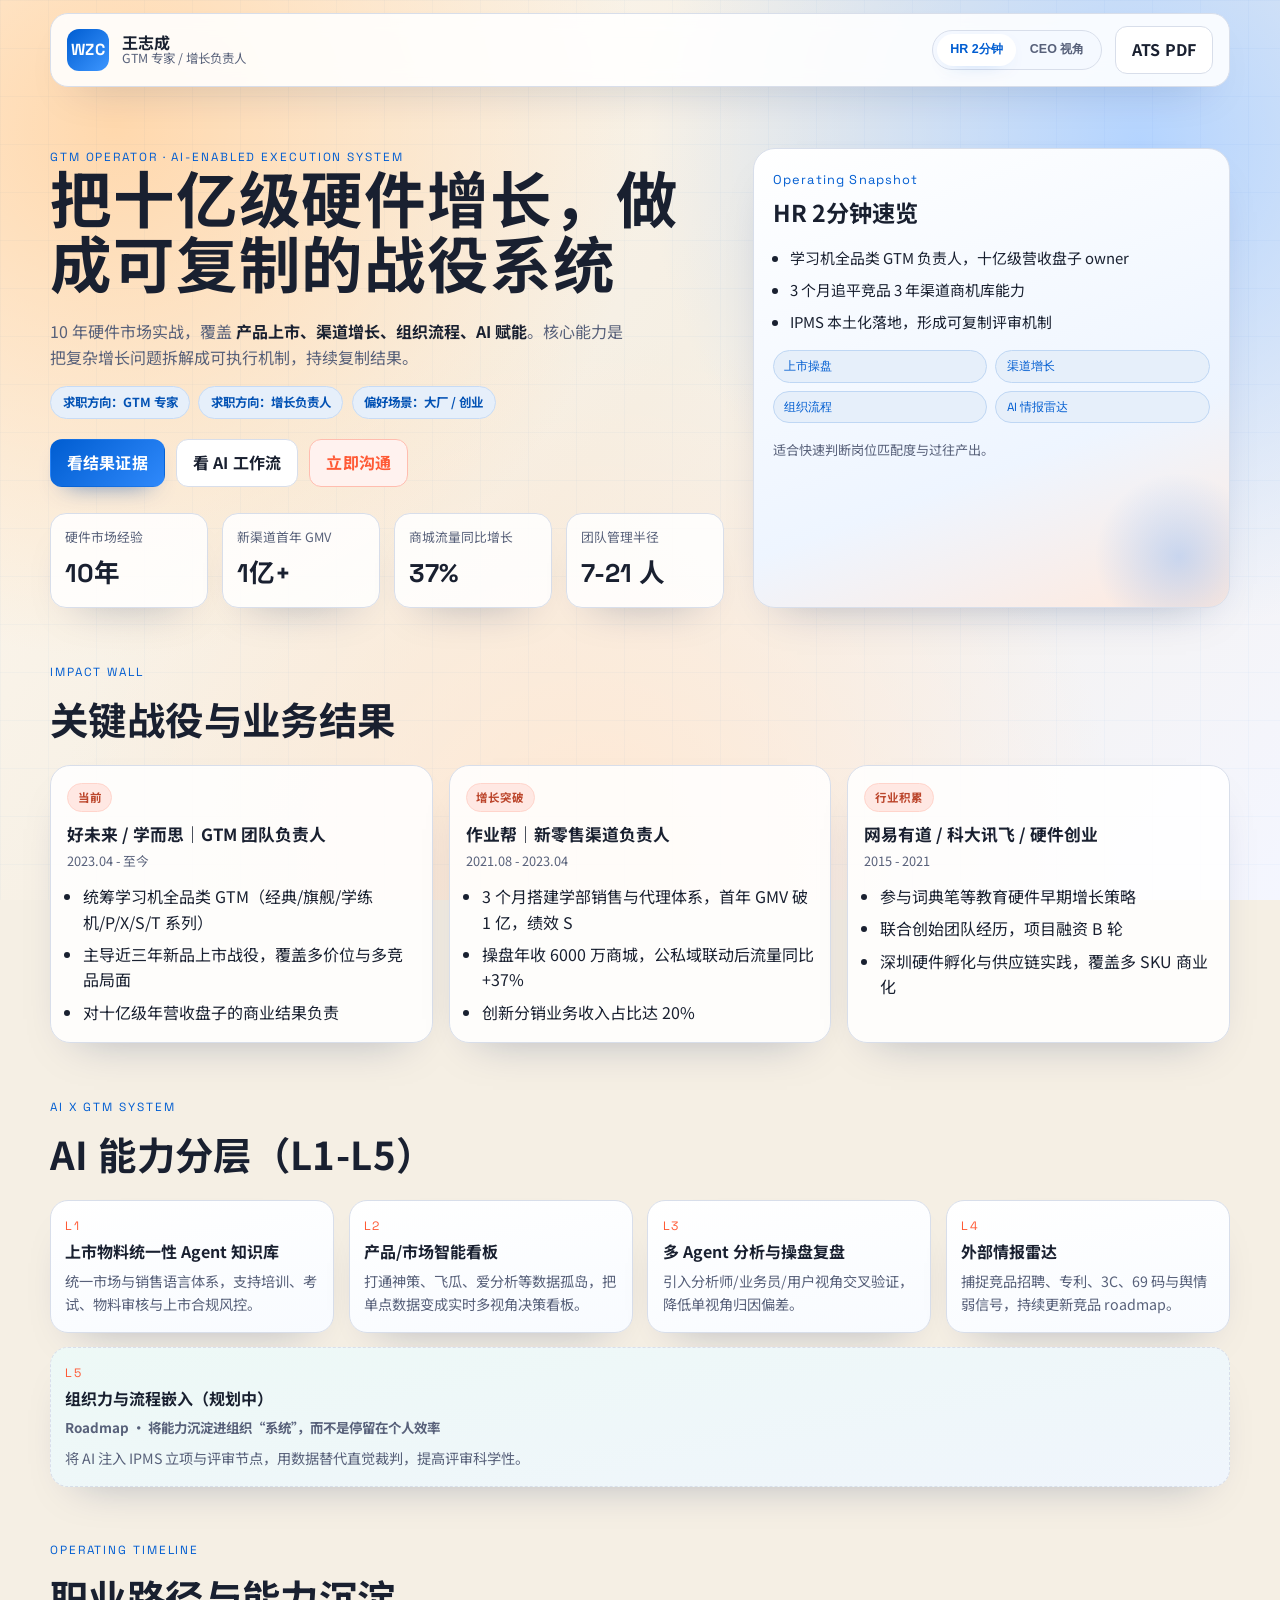
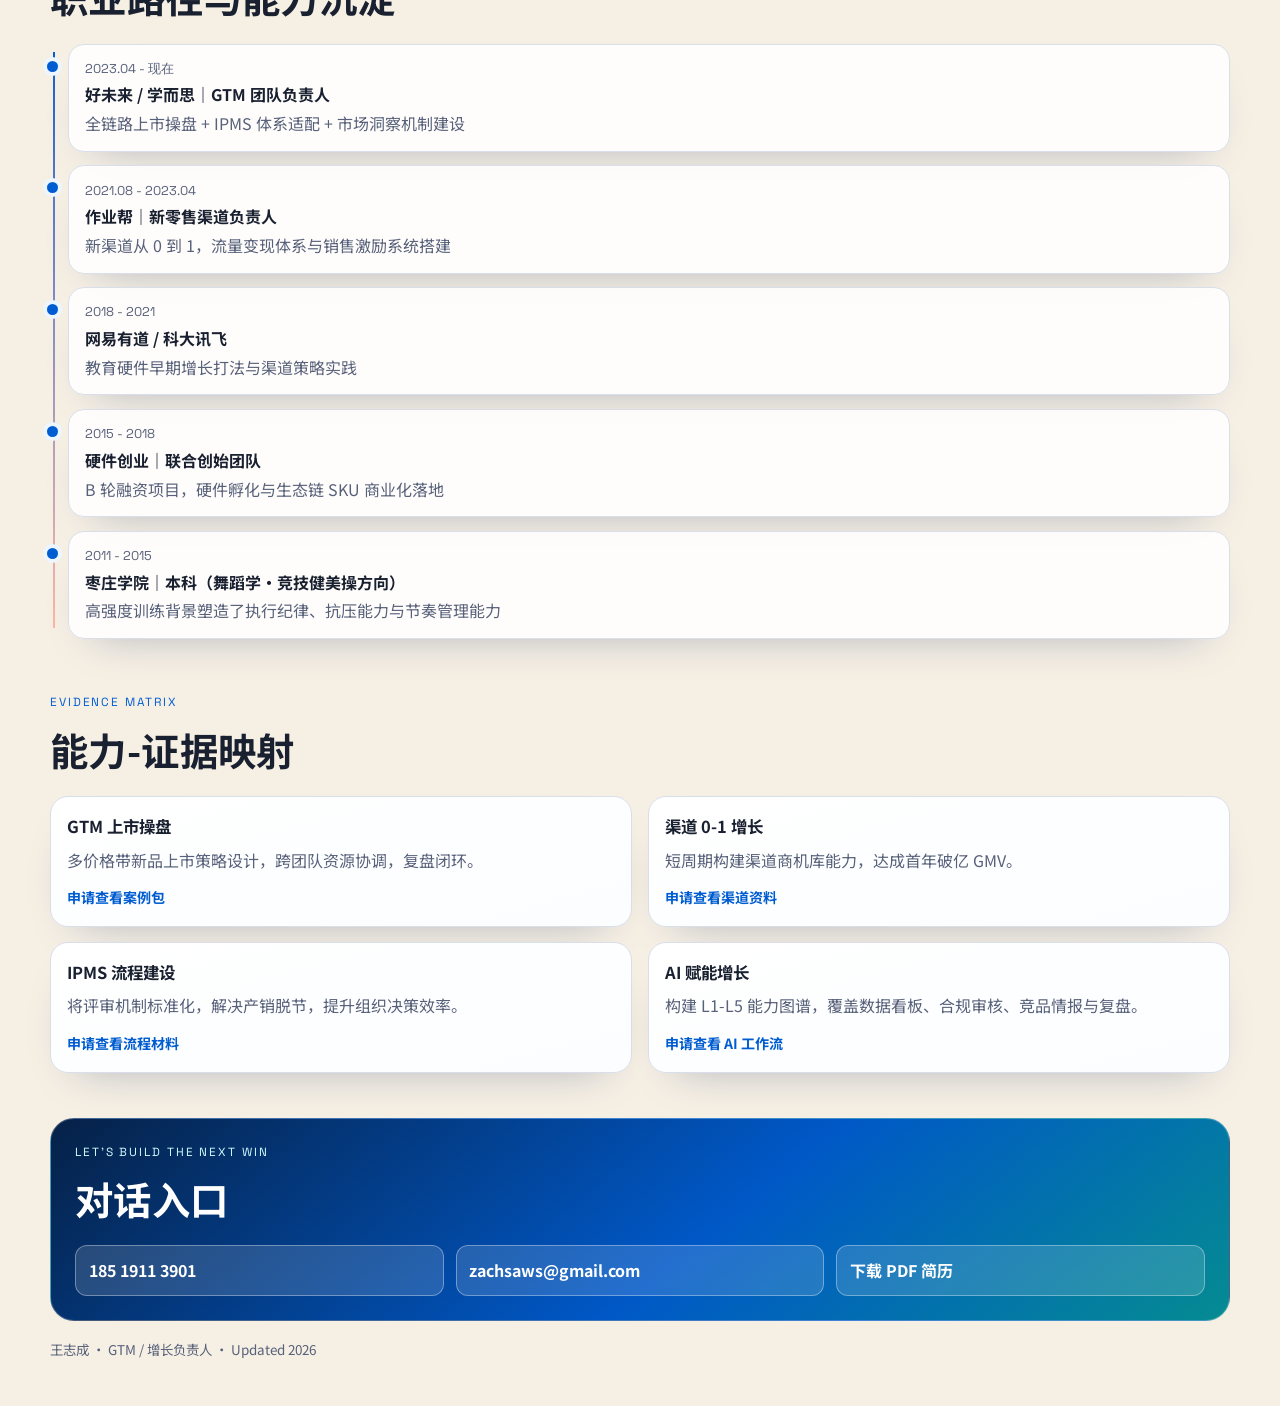
<file: index.html>
<!doctype html>
<html lang="zh-CN">
  <head>
    <meta charset="UTF-8" />
    <meta name="viewport" content="width=device-width, initial-scale=1.0" />
    <title>王志成｜GTM Operator</title>
    <meta
      name="description"
      content="王志成个人简历站：教育硬件 GTM 与增长操盘，聚焦可验证结果、AI 赋能流程与规模化落地。"
    />
    <link rel="preconnect" href="https://fonts.googleapis.com" />
    <link rel="preconnect" href="https://fonts.gstatic.com" crossorigin />
    <link
      href="https://fonts.googleapis.com/css2?family=Bebas+Neue&family=Noto+Sans+SC:wght@400;500;700;900&family=Space+Grotesk:wght@500;700&display=swap"
      rel="stylesheet"
    />
    <link rel="stylesheet" href="./styles.css" />
  </head>
  <body data-mode="recruiter">
    <div class="bg-layer" aria-hidden="true"></div>
    <div class="grid-layer" aria-hidden="true"></div>

    <header class="topbar shell">
      <a class="brand" href="#hero">
        <span class="brand-chip">WZC</span>
        <span class="brand-text">
          <strong>王志成</strong>
          <small>GTM 专家 / 增长负责人</small>
        </span>
      </a>

      <div class="topbar-actions">
        <div class="mode-switch" role="group" aria-label="展示模式切换">
          <button class="mode-btn is-active" type="button" data-mode="recruiter">
            HR 2分钟
          </button>
          <button class="mode-btn" type="button" data-mode="ceo">CEO 视角</button>
        </div>
        <a
          class="btn ghost"
          href="./assets/王志成-学而思GTM.pdf"
          target="_blank"
          rel="noopener"
          >ATS PDF</a
        >
      </div>
    </header>

    <main>
      <section class="hero shell reveal" id="hero">
        <div class="hero-copy">
          <p class="eyebrow">GTM OPERATOR · AI-ENABLED EXECUTION SYSTEM</p>
          <h1>把十亿级硬件增长，做成可复制的战役系统</h1>
          <p class="lead">
            10 年硬件市场实战，覆盖
            <strong>产品上市、渠道增长、组织流程、AI 赋能</strong>。核心能力是把复杂增长问题拆解成可执行机制，持续复制结果。
          </p>
          <div class="positioning-chips">
            <span>求职方向：GTM 专家</span>
            <span>求职方向：增长负责人</span>
            <span>偏好场景：大厂 / 创业</span>
          </div>

          <div class="hero-cta">
            <a class="btn solid" href="#impact">看结果证据</a>
            <a class="btn ghost" href="#ai-workflow">看 AI 工作流</a>
            <a class="btn line" href="mailto:zachsaws@gmail.com">立即沟通</a>
          </div>

          <div class="kpi-row">
            <article class="kpi-card">
              <p class="kpi-label">硬件市场经验</p>
              <p class="kpi-value">
                <span class="counter" data-target="10" data-suffix="年">0</span>
              </p>
            </article>
            <article class="kpi-card">
              <p class="kpi-label">新渠道首年 GMV</p>
              <p class="kpi-value">
                <span class="counter" data-target="1" data-suffix="亿+">0</span>
              </p>
            </article>
            <article class="kpi-card">
              <p class="kpi-label">商城流量同比增长</p>
              <p class="kpi-value">
                <span class="counter" data-target="37" data-suffix="%">0</span>
              </p>
            </article>
            <article class="kpi-card">
              <p class="kpi-label">团队管理半径</p>
              <p class="kpi-value">7-21 人</p>
            </article>
          </div>
        </div>

        <aside class="hero-panel" id="panel">
          <header>
            <p class="panel-title">Operating Snapshot</p>
            <h2 id="mode-title">HR 2分钟速览</h2>
          </header>
          <ul class="panel-list" id="mode-list">
            <li>学习机全品类 GTM 负责人，十亿级营收盘子 owner</li>
            <li>3 个月追平竞品 3 年渠道商机库能力</li>
            <li>将 IPMS 引入并本土化，建立评审机制</li>
          </ul>
          <div class="signal-grid">
            <span>上市操盘</span>
            <span>渠道增长</span>
            <span>组织流程</span>
            <span>AI 情报雷达</span>
          </div>
          <p class="panel-footnote" id="mode-footnote">
            适合快速判断岗位匹配度与过往产出。
          </p>
        </aside>
      </section>

      <section class="section shell reveal" id="impact">
        <div class="section-head">
          <p class="eyebrow">IMPACT WALL</p>
          <h2>关键战役与业务结果</h2>
        </div>
        <div class="impact-grid">
          <article class="impact-card">
            <p class="impact-tag">当前</p>
            <h3>好未来 / 学而思｜GTM 团队负责人</h3>
            <p class="impact-time">2023.04 - 至今</p>
            <ul>
              <li>统筹学习机全品类 GTM（经典/旗舰/学练机/P/X/S/T 系列）</li>
              <li>主导近三年新品上市战役，覆盖多价位与多竞品局面</li>
              <li>对十亿级年营收盘子的商业结果负责</li>
            </ul>
          </article>

          <article class="impact-card">
            <p class="impact-tag">增长突破</p>
            <h3>作业帮｜新零售渠道负责人</h3>
            <p class="impact-time">2021.08 - 2023.04</p>
            <ul>
              <li>3 个月搭建学部销售与代理体系，首年 GMV 破 1 亿，绩效 S</li>
              <li>操盘年收 6000 万商城，公私域联动后流量同比 +37%</li>
              <li>创新分销业务收入占比达 20%</li>
            </ul>
          </article>

          <article class="impact-card">
            <p class="impact-tag">行业积累</p>
            <h3>网易有道 / 科大讯飞 / 硬件创业</h3>
            <p class="impact-time">2015 - 2021</p>
            <ul>
              <li>参与词典笔等教育硬件早期增长策略</li>
              <li>联合创始团队经历，项目融资 B 轮</li>
              <li>深圳硬件孵化与供应链实践，覆盖多 SKU 商业化</li>
            </ul>
          </article>
        </div>
      </section>

      <section class="section shell reveal" id="ai-workflow">
        <div class="section-head">
          <p class="eyebrow">AI x GTM SYSTEM</p>
          <h2>AI 能力分层（L1-L5）</h2>
        </div>
        <div class="workflow">
          <article class="workflow-step">
            <p class="step-index">L1</p>
            <h3>上市物料统一性 Agent 知识库</h3>
            <p>统一市场与销售语言体系，支持培训、考试、物料审核与上市合规风控。</p>
          </article>
          <article class="workflow-step">
            <p class="step-index">L2</p>
            <h3>产品/市场智能看板</h3>
            <p>打通神策、飞瓜、爱分析等数据孤岛，把单点数据变成实时多视角决策看板。</p>
          </article>
          <article class="workflow-step">
            <p class="step-index">L3</p>
            <h3>多 Agent 分析与操盘复盘</h3>
            <p>引入分析师/业务员/用户视角交叉验证，降低单视角归因偏差。</p>
          </article>
          <article class="workflow-step">
            <p class="step-index">L4</p>
            <h3>外部情报雷达</h3>
            <p>捕捉竞品招聘、专利、3C、69 码与舆情弱信号，持续更新竞品 roadmap。</p>
          </article>
          <article class="workflow-step is-wide is-roadmap">
            <p class="step-index">L5</p>
            <h3>组织力与流程嵌入（规划中）</h3>
            <p class="step-note">Roadmap · 将能力沉淀进组织“系统”，而不是停留在个人效率</p>
            <p>将 AI 注入 IPMS 立项与评审节点，用数据替代直觉裁判，提高评审科学性。</p>
          </article>
        </div>
      </section>

      <section class="section shell reveal" id="timeline">
        <div class="section-head">
          <p class="eyebrow">OPERATING TIMELINE</p>
          <h2>职业路径与能力沉淀</h2>
        </div>
        <div class="timeline">
          <article class="timeline-item">
            <p class="timeline-date">2023.04 - 现在</p>
            <h3>好未来 / 学而思｜GTM 团队负责人</h3>
            <p>全链路上市操盘 + IPMS 体系适配 + 市场洞察机制建设</p>
          </article>
          <article class="timeline-item">
            <p class="timeline-date">2021.08 - 2023.04</p>
            <h3>作业帮｜新零售渠道负责人</h3>
            <p>新渠道从 0 到 1，流量变现体系与销售激励系统搭建</p>
          </article>
          <article class="timeline-item">
            <p class="timeline-date">2018 - 2021</p>
            <h3>网易有道 / 科大讯飞</h3>
            <p>教育硬件早期增长打法与渠道策略实践</p>
          </article>
          <article class="timeline-item">
            <p class="timeline-date">2015 - 2018</p>
            <h3>硬件创业｜联合创始团队</h3>
            <p>B 轮融资项目，硬件孵化与生态链 SKU 商业化落地</p>
          </article>
          <article class="timeline-item">
            <p class="timeline-date">2011 - 2015</p>
            <h3>枣庄学院｜本科（舞蹈学·竞技健美操方向）</h3>
            <p>高强度训练背景塑造了执行纪律、抗压能力与节奏管理能力</p>
          </article>
        </div>
      </section>

      <section class="section shell reveal" id="matrix">
        <div class="section-head">
          <p class="eyebrow">EVIDENCE MATRIX</p>
          <h2>能力-证据映射</h2>
        </div>
        <div class="matrix-grid">
          <article class="matrix-card">
            <h3>GTM 上市操盘</h3>
            <p>多价格带新品上市策略设计，跨团队资源协调，复盘闭环。</p>
            <a href="mailto:zachsaws@gmail.com?subject=申请查看GTM案例包">申请查看案例包</a>
          </article>
          <article class="matrix-card">
            <h3>渠道 0-1 增长</h3>
            <p>短周期构建渠道商机库能力，达成首年破亿 GMV。</p>
            <a href="mailto:zachsaws@gmail.com?subject=申请查看渠道增长资料">申请查看渠道资料</a>
          </article>
          <article class="matrix-card">
            <h3>IPMS 流程建设</h3>
            <p>将评审机制标准化，解决产销脱节，提升组织决策效率。</p>
            <a href="mailto:zachsaws@gmail.com?subject=申请查看IPMS流程材料">申请查看流程材料</a>
          </article>
          <article class="matrix-card">
            <h3>AI 赋能增长</h3>
            <p>构建 L1-L5 能力图谱，覆盖数据看板、合规审核、竞品情报与复盘。</p>
            <a href="mailto:zachsaws@gmail.com?subject=申请查看AI工作流说明">申请查看 AI 工作流</a>
          </article>
        </div>
      </section>

      <section class="section shell reveal contact" id="contact">
        <p class="eyebrow">LET'S BUILD THE NEXT WIN</p>
        <h2>对话入口</h2>
        <div class="contact-grid">
          <a href="tel:18519113901">185 1911 3901</a>
          <a href="mailto:zachsaws@gmail.com">zachsaws@gmail.com</a>
          <a href="./assets/王志成-学而思GTM.pdf" target="_blank" rel="noopener"
            >下载 PDF 简历</a
          >
        </div>
      </section>
    </main>

    <footer class="shell footer">
      <p>王志成 · GTM / 增长负责人 · Updated 2026</p>
    </footer>

    <script src="./script.js"></script>
  </body>
</html>
</file>
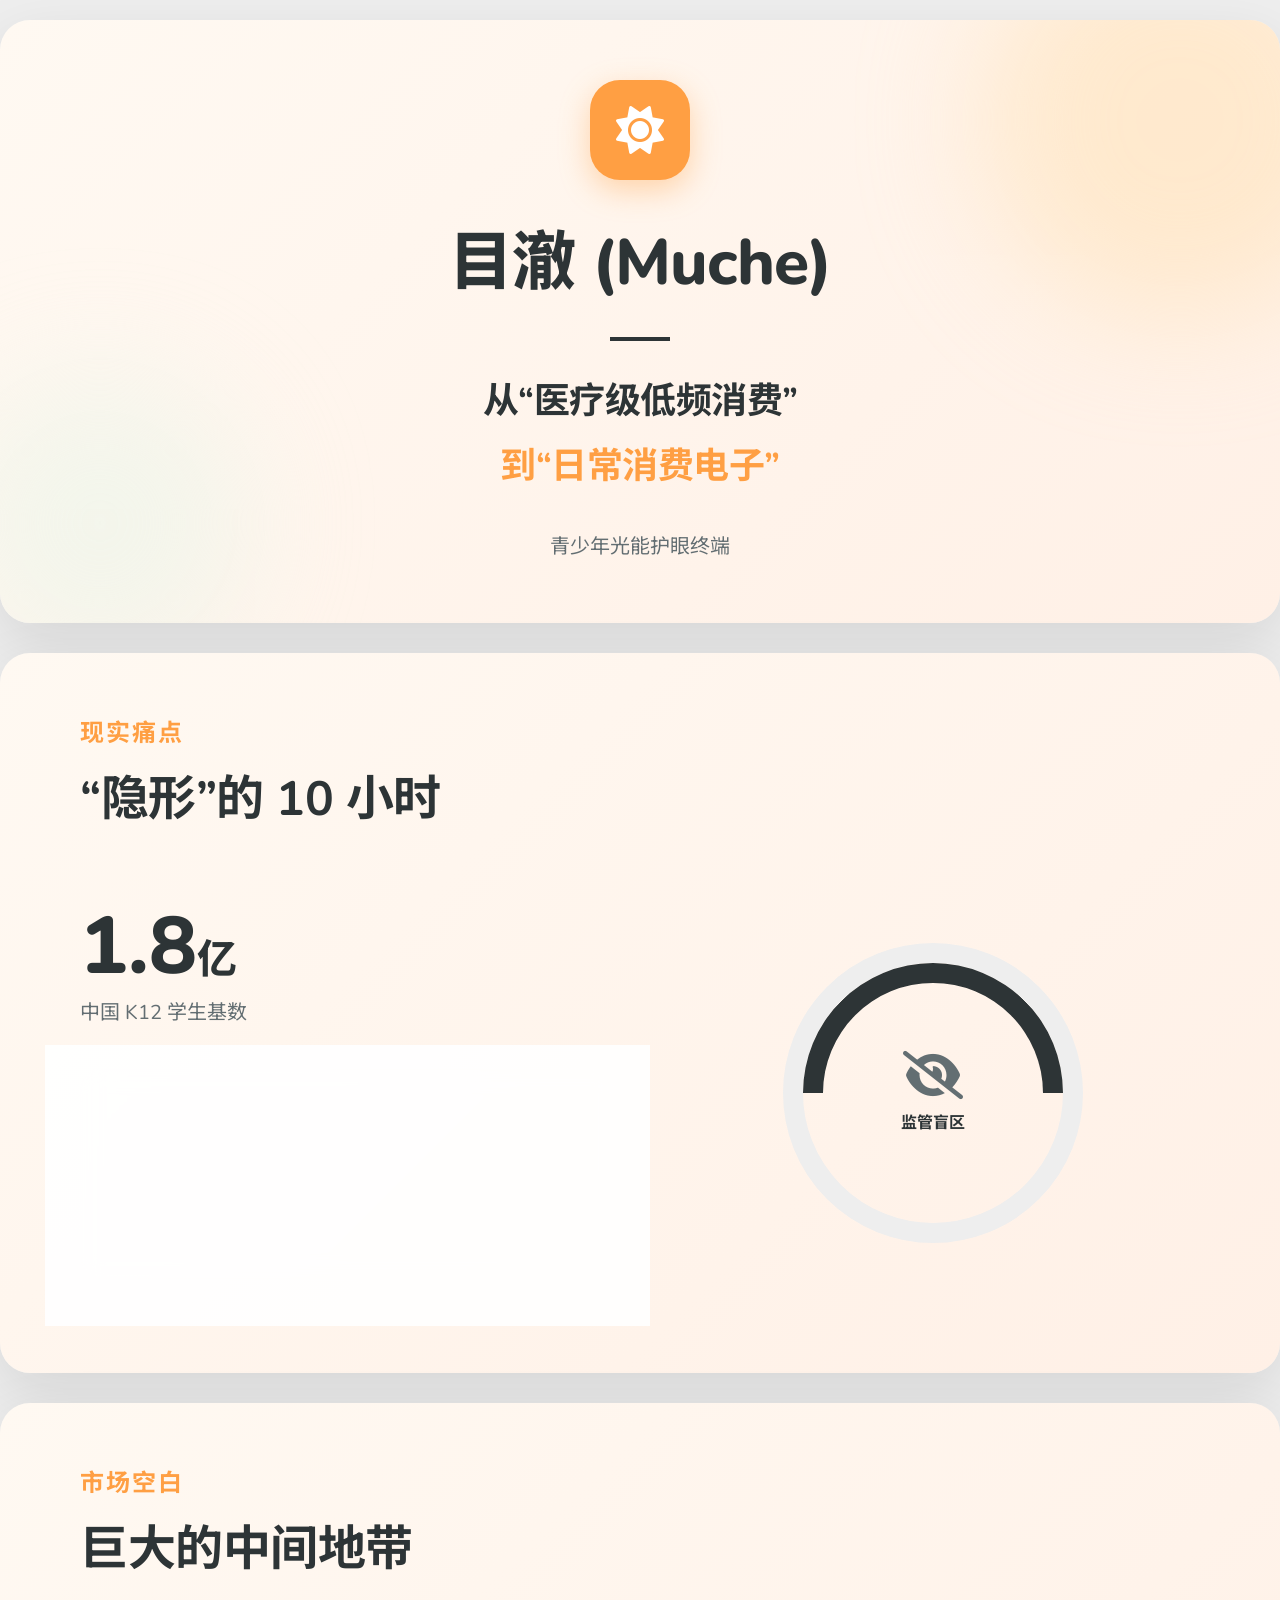
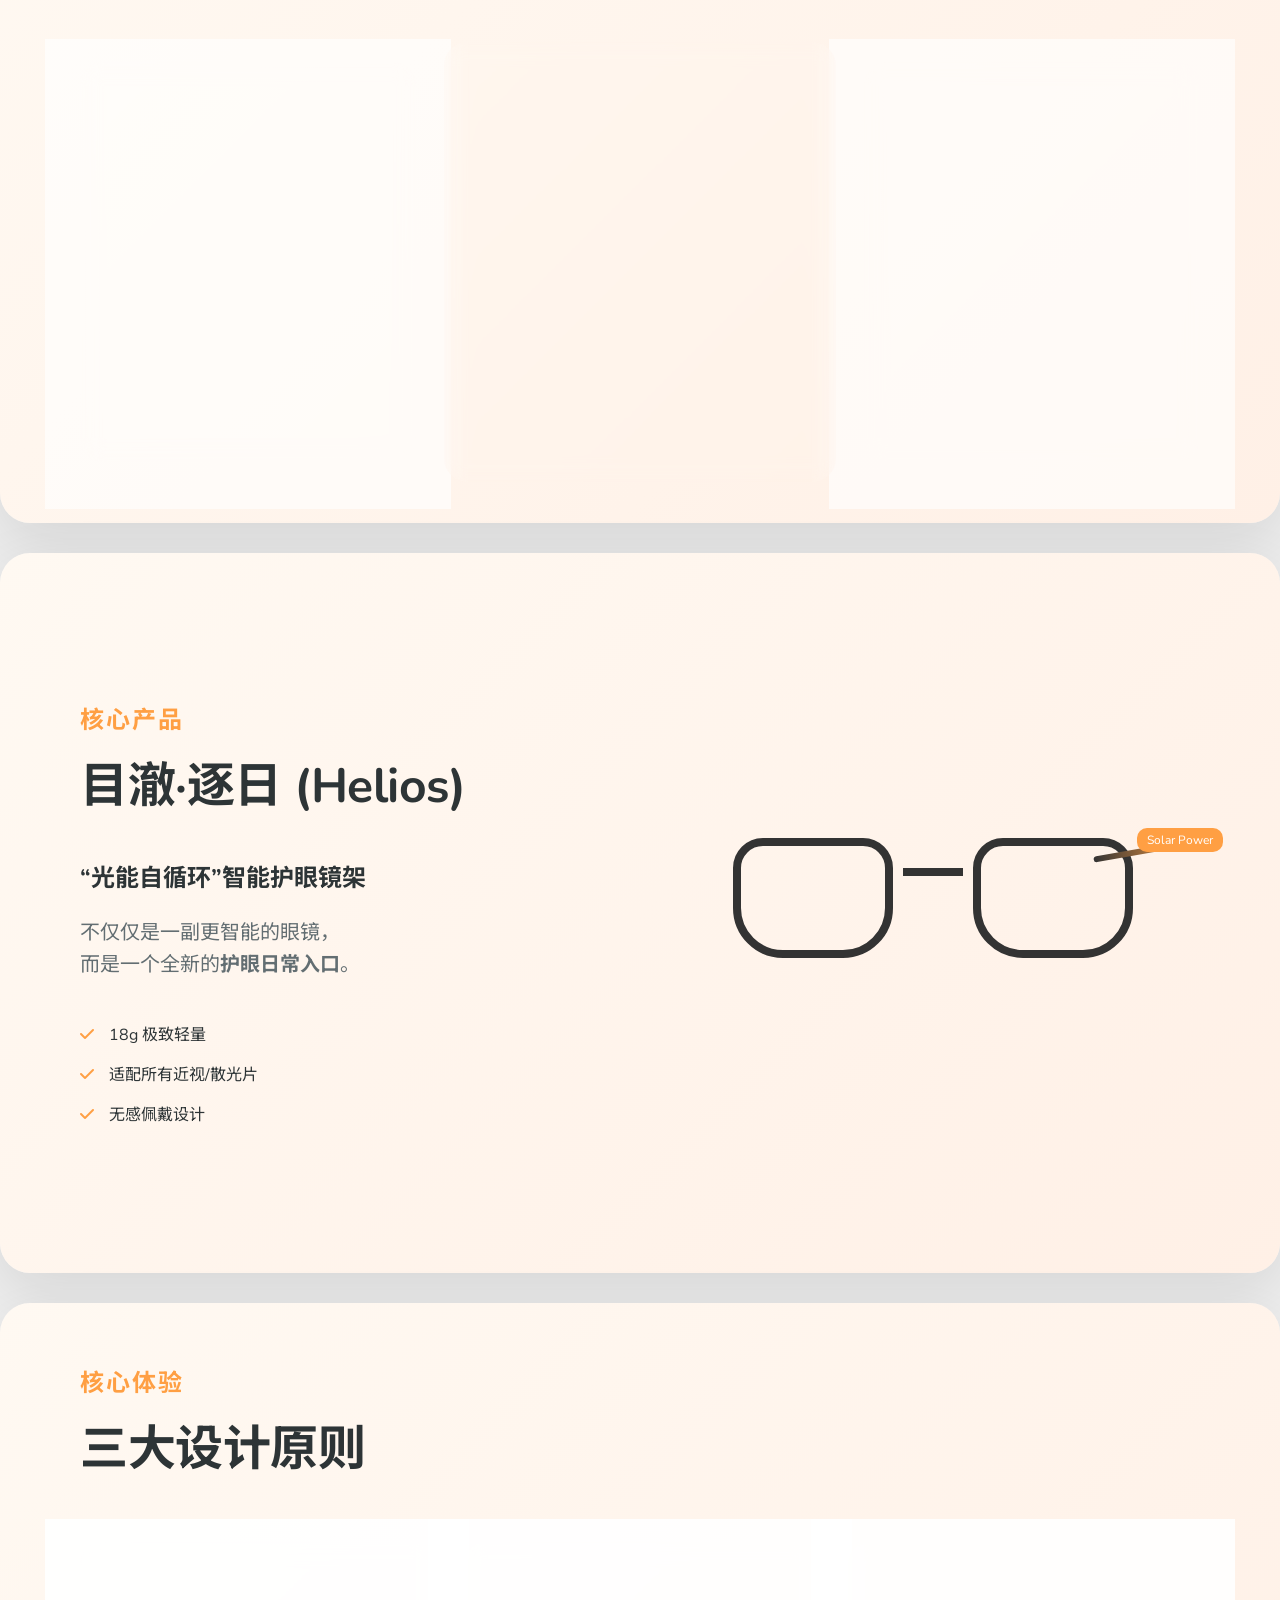
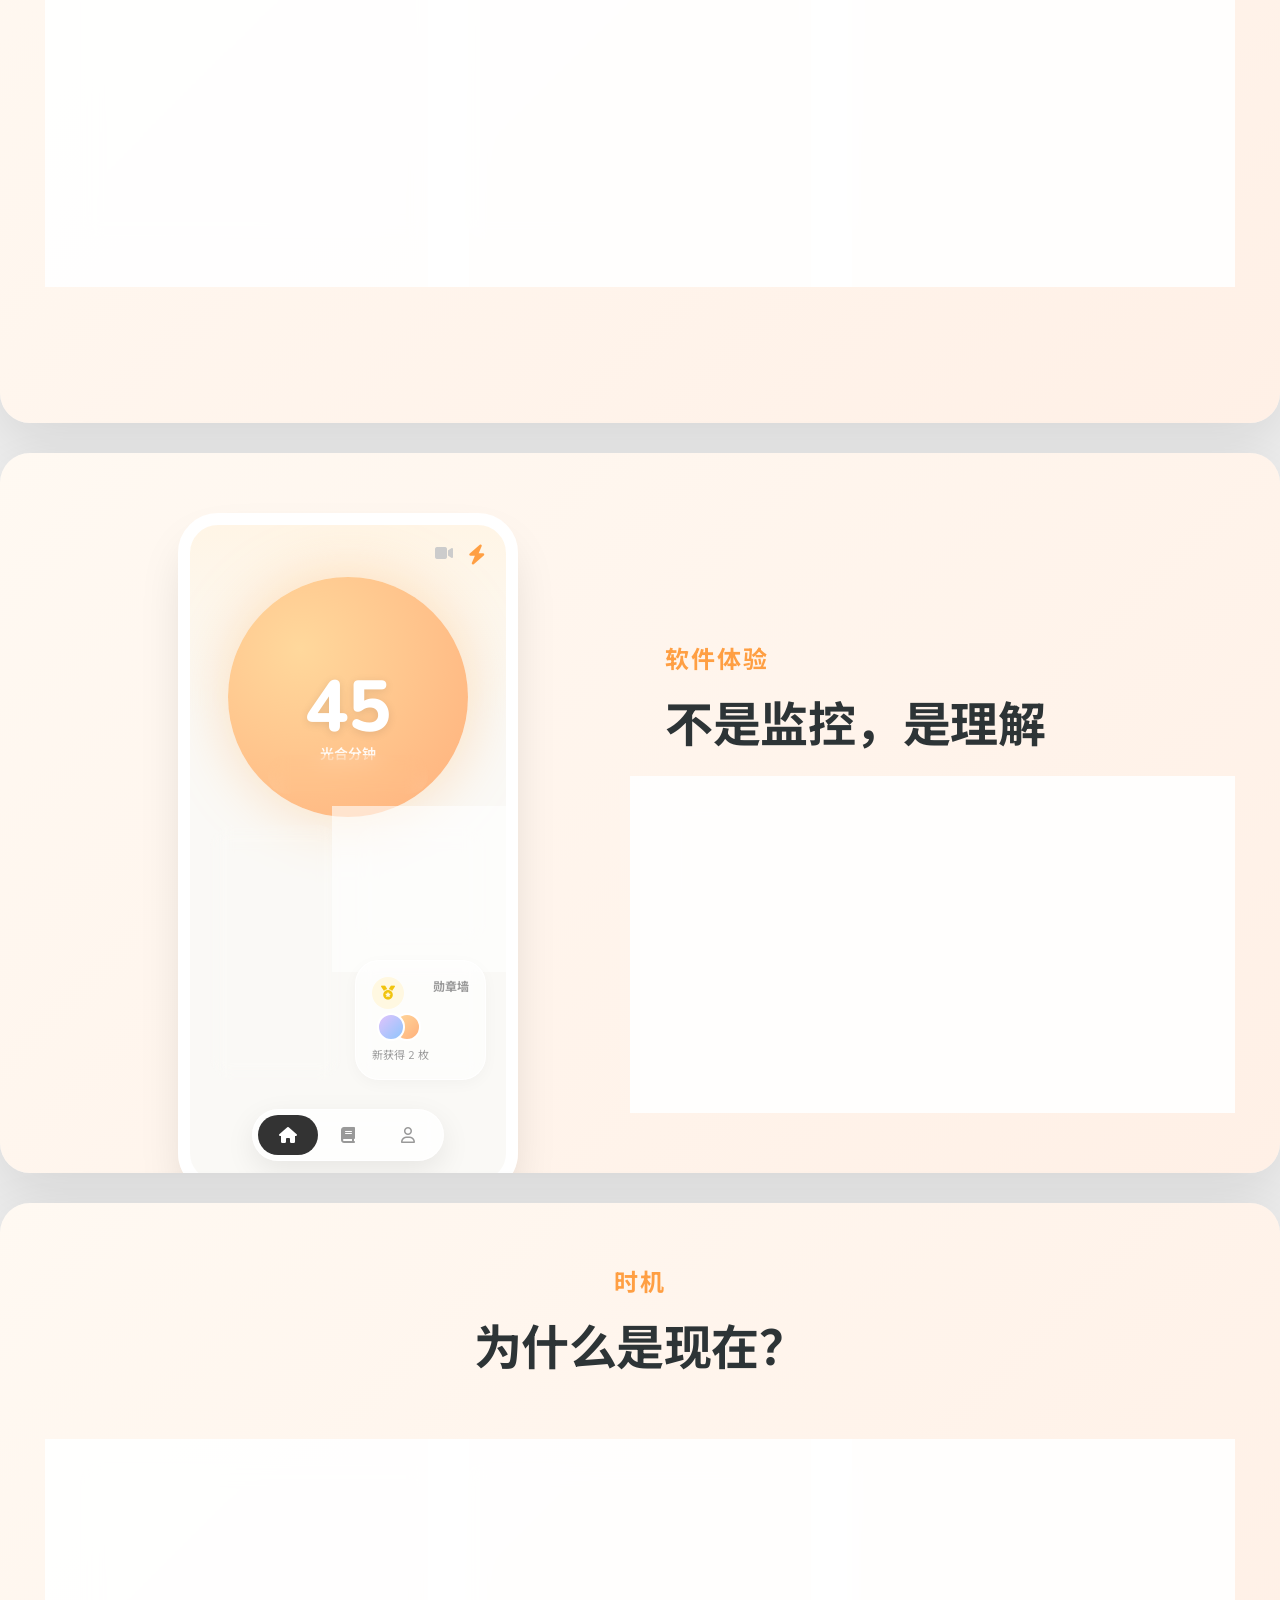
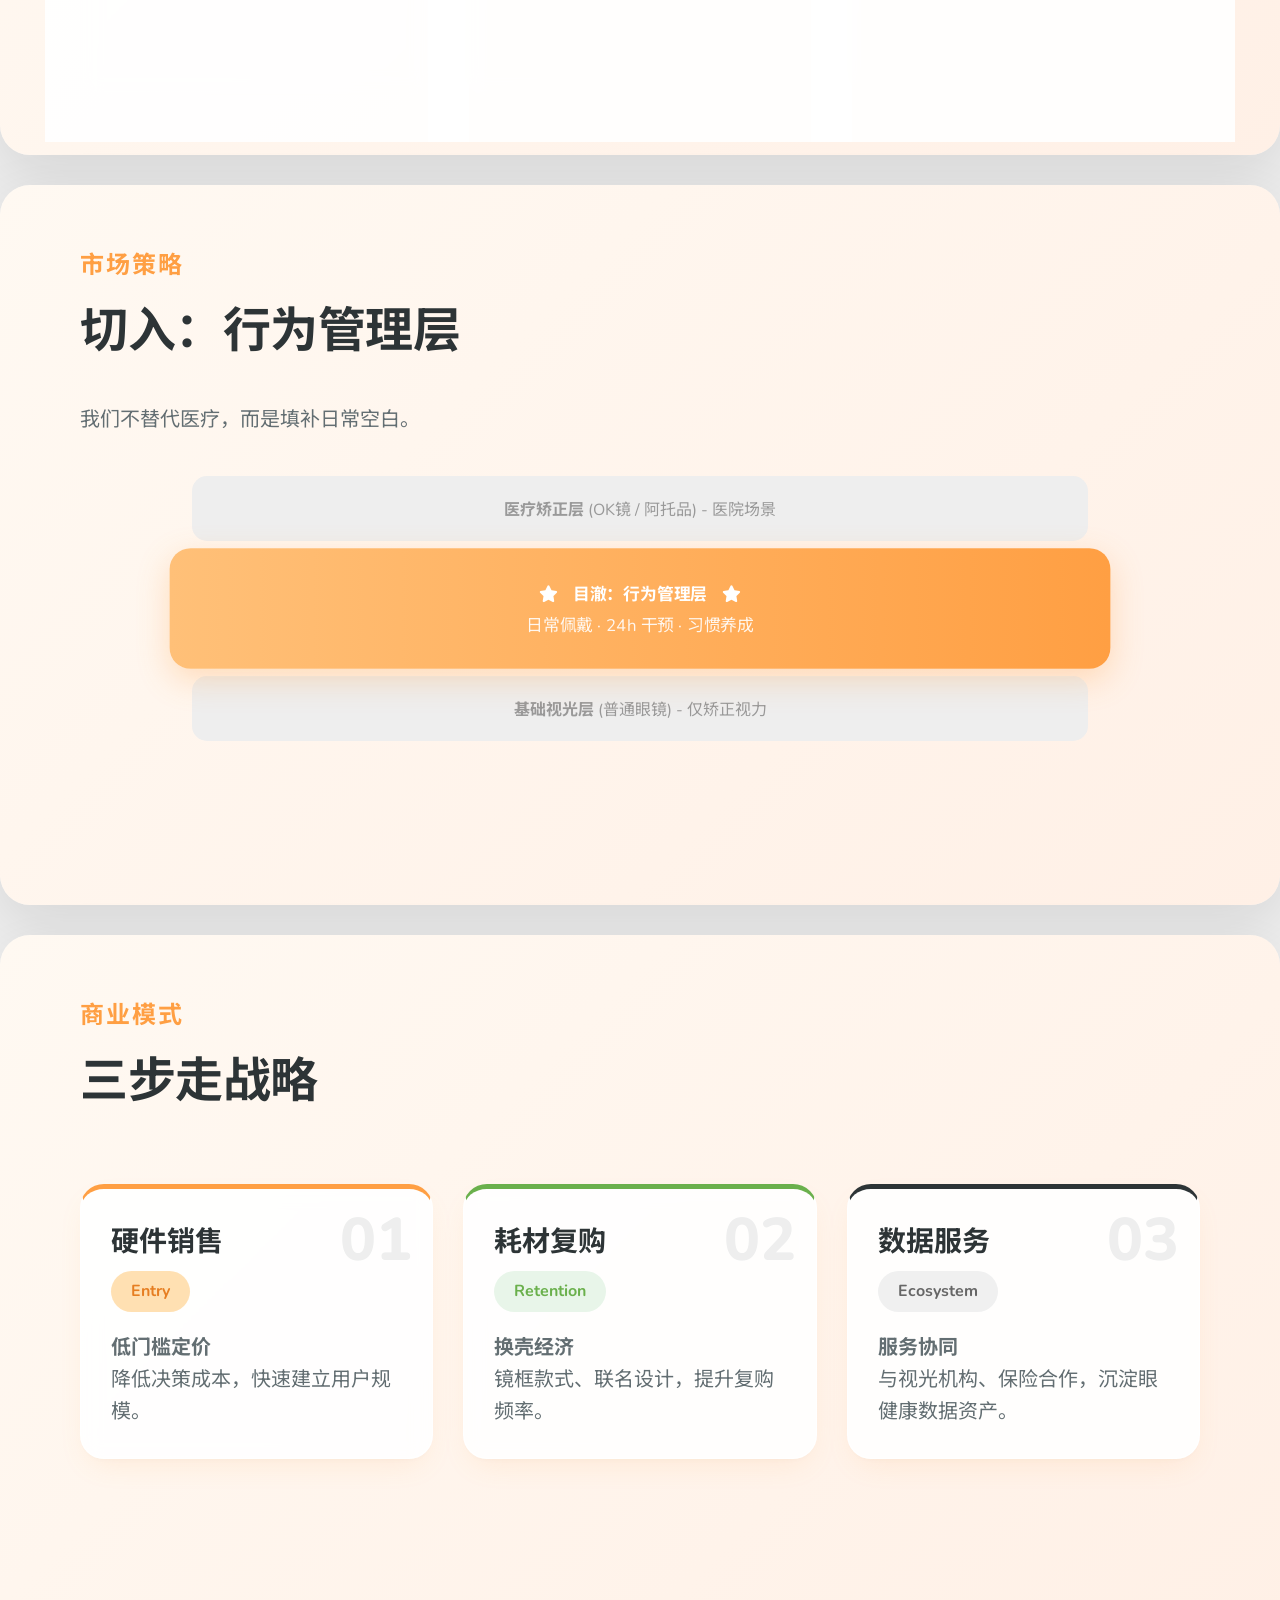
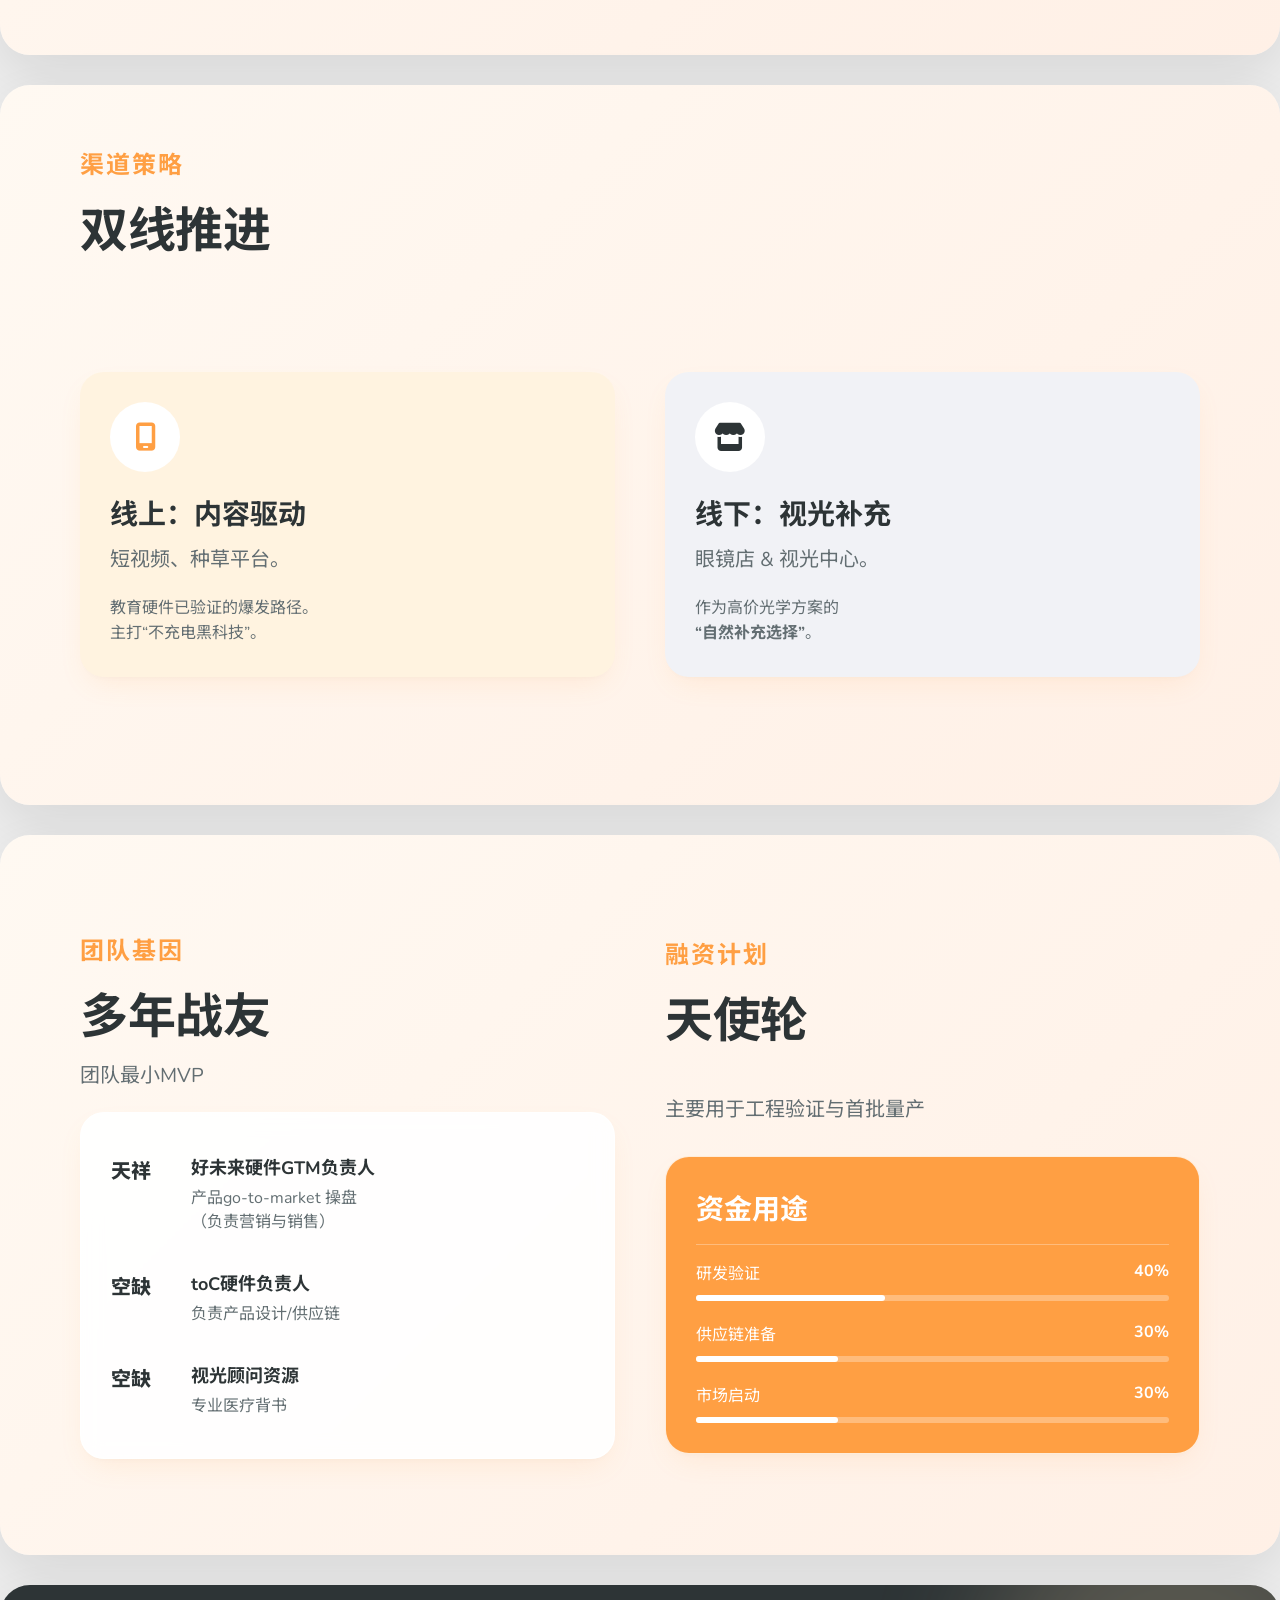
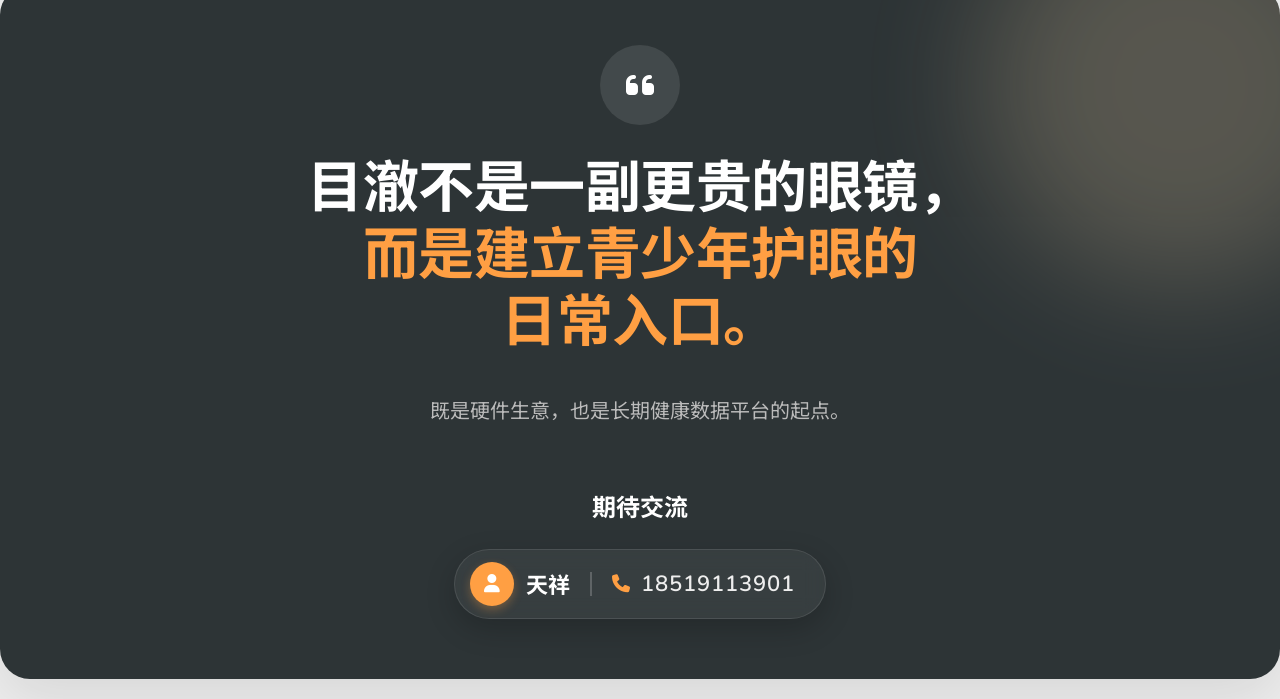
<file: muche-pitch-deck/index.html>
<!DOCTYPE html>
<html lang="zh-CN">
<head>
    <meta charset="UTF-8">
    <meta name="viewport" content="width=device-width, initial-scale=1.0">
    <title>Muche Pitch Deck</title>
    <link rel="preconnect" href="https://fonts.googleapis.com">
    <link rel="preconnect" href="https://fonts.gstatic.com" crossorigin>
    <link href="https://fonts.googleapis.com/css2?family=Nunito:wght@400;600;700;800&family=Noto+Sans+SC:wght@400;500;700&display=swap" rel="stylesheet">
    <link rel="stylesheet" href="https://cdnjs.cloudflare.com/ajax/libs/font-awesome/6.5.1/css/all.min.css">
    <style>
/* --- DESIGN SYSTEM (App UI Style) --- */
:root {
    /* Backgrounds */
    --bg-base: #F7F8FA;
    --bg-gradient: linear-gradient(135deg, #FFF9F2 0%, #FFF0E6 100%);
    
    /* Colors */
    --primary: #FF9F43;
    --primary-light: #FFE0B2;
    --secondary: #6AB04C;
    --text-main: #2D3436;
    --text-sub: #636E72;
    
    /* Cards & UI */
    --card-bg: rgba(255, 255, 255, 0.9);
    --glass-border: 1px solid rgba(255, 255, 255, 0.8);
    --soft-shadow: 0 12px 30px -10px rgba(255, 159, 67, 0.15), 0 4px 10px -5px rgba(0,0,0,0.05);
    --deep-shadow: 0 20px 50px -12px rgba(0,0,0,0.1);
}

* { box-sizing: border-box; }

body {
    background-color: #eee;
    margin: 0;
    padding: 20px 0;
    display: flex;
    flex-direction: column;
    align-items: center;
    gap: 30px;
    font-family: 'Nunito', 'Noto Sans SC', sans-serif;
}

.slide-container {
    width: 1280px;
    height: 720px;
    background: var(--bg-gradient);
    border-radius: 30px;
    position: relative;
    overflow: hidden;
    padding: 60px 80px;
    display: flex;
    flex-direction: column;
    box-shadow: 0 20px 60px rgba(0,0,0,0.1);
    color: var(--text-main);
}

/* Typography */
h1 { font-size: 64px; font-weight: 800; margin: 0; letter-spacing: -1px; color: var(--text-main); }
h2 { font-size: 48px; font-weight: 700; margin: 0 0 40px 0; letter-spacing: -0.5px; }
h3 { font-size: 28px; font-weight: 700; margin: 0 0 10px 0; }
p { font-size: 20px; line-height: 1.6; color: var(--text-sub); margin: 0; }
.subtitle { font-size: 24px; font-weight: 700; color: var(--primary); text-transform: uppercase; letter-spacing: 2px; margin-bottom: 10px; display: block; }

/* Components */
.card {
    background: var(--card-bg);
    border-radius: 24px;
    padding: 30px;
    box-shadow: var(--soft-shadow);
    border: var(--glass-border);
    backdrop-filter: blur(10px);
}

.icon-circle {
    width: 70px; height: 70px;
    border-radius: 50%;
    display: flex; align-items: center; justify-content: center;
    font-size: 28px;
    margin-bottom: 20px;
}
.icon-orange { background: #FFF3E0; color: var(--primary); }
.icon-green { background: #E8F5E9; color: var(--secondary); }
.icon-grey { background: #F1F2F6; color: var(--text-sub); }

/* Layouts */
.center-layout { text-align: center; justify-content: center; align-items: center; height: 100%; }
.grid-2 { display: grid; grid-template-columns: 1fr 1fr; gap: 50px; height: 100%; align-items: center; }
.grid-3 { display: grid; grid-template-columns: repeat(3, 1fr); gap: 30px; }

/* Decorative */
.blob {
    position: absolute;
    border-radius: 50%;
    filter: blur(60px);
    opacity: 0.5;
    z-index: 0;
}
.blob-orange { width: 400px; height: 400px; background: var(--primary-light); top: -100px; right: -100px; }
.blob-green { width: 300px; height: 300px; background: #E8F5E9; bottom: -50px; left: -50px; }

/* Specific Elements */
.highlight-pill {
    display: inline-block;
    padding: 8px 20px;
    background: #FFE0B2;
    color: #E67E22;
    border-radius: 50px;
    font-weight: 700;
    font-size: 16px;
    margin-bottom: 20px;
}

/* App UI Replica (The Bento UI) */
.phone-mockup {
    width: 340px;
    height: 680px;
    background: #FAF9F6; /* Warm Sand */
    border-radius: 40px;
    border: 12px solid #fff;
    box-shadow: 0 25px 50px -12px rgba(0,0,0,0.15);
    padding: 20px;
    display: flex;
    flex-direction: column;
    position: relative;
    overflow: hidden;
}
.app-header { display: flex; justify-content: flex-end; gap: 15px; margin-bottom: 10px; color: #FF9F43; z-index: 10; }
.app-sun-glow {
    position: absolute;
    top: 8%;
    left: 50%;
    transform: translateX(-50%);
    width: 240px;
    height: 240px;
    border-radius: 50%;
    background: radial-gradient(circle at 30% 30%, #FFD89C, #FFB07C);
    box-shadow: 0 0 60px rgba(255, 180, 100, 0.4);
    display: flex;
    flex-direction: column;
    justify-content: center;
    align-items: center;
    color: white;
}
.app-bento-grid {
    display: grid;
    grid-template-columns: 1fr 1fr;
    gap: 15px;
    margin-top: 250px; /* Push below sun */
    z-index: 10;
}
.app-bento-card {
    background: rgba(255, 255, 255, 0.6);
    backdrop-filter: blur(10px);
    border: 1px solid rgba(255, 255, 255, 0.8);
    border-radius: 24px;
    padding: 16px;
    display: flex;
    flex-direction: column;
    box-shadow: 0 4px 15px rgba(0,0,0,0.03);
}
.app-bottom-nav {
    position: absolute;
    bottom: 20px;
    left: 50%;
    transform: translateX(-50%);
    background: rgba(255,255,255,0.8);
    backdrop-filter: blur(10px);
    border: 1px solid rgba(255,255,255,0.6);
    border-radius: 40px;
    display: flex;
    padding: 5px;
    box-shadow: 0 10px 30px rgba(0,0,0,0.08);
}
.app-nav-item {
    width: 60px;
    height: 40px;
    border-radius: 20px;
    display: flex;
    align-items: center;
    justify-content: center;
    color: #999;
}
.app-nav-item.active { background: #333; color: white; }
    </style>
</head>
<body>

<!-- Slide 1: Cover -->
<div class="slide-container center-layout">
    <div class="blob blob-orange"></div>
    <div class="blob blob-green"></div>
    <div style="z-index: 1;">
        <div style="width: 100px; height: 100px; background: var(--primary); border-radius: 30px; margin: 0 auto 30px; display: flex; align-items: center; justify-content: center; box-shadow: 0 10px 30px rgba(255,159,67,0.4);">
            <i class="fa-solid fa-sun" style="font-size: 48px; color: white;"></i>
        </div>
        <h1>目澈 (Muche)</h1>
        <div style="height: 4px; width: 60px; background: var(--text-main); margin: 30px auto;"></div>
        <h2 style="font-size: 36px; margin-bottom: 10px;">从“医疗级低频消费”</h2>
        <h2 style="font-size: 36px; color: var(--primary);">到“日常消费电子”</h2>
        <p style="margin-top: 20px;">青少年光能护眼终端</p>
    </div>
</div>

<!-- Slide 2: Problem -->
<div class="slide-container">
    <span class="subtitle">现实痛点</span>
    <h2>“隐形”的 10 小时</h2>
    <div class="grid-2">
        <div>
            <div style="font-size: 80px; font-weight: 800; line-height: 1; margin-bottom: 10px;">1.8<span style="font-size: 40px;">亿</span></div>
            <p style="margin-bottom: 40px;">中国 K12 学生基数</p>
            <div class="card" style="border-left: 5px solid #FF5252;">
                <h3>家长无力监管</h3>
                <p>孩子在校 <strong>8-10 小时</strong><br>坐姿？户外？用眼过度？<br>家长完全“不可知、不可控”。</p>
            </div>
        </div>
        <div style="position: relative; height: 100%; display: flex; align-items: center; justify-content: center;">
            <div style="width: 300px; height: 300px; border-radius: 50%; border: 20px solid #eee; position: relative; display: flex; align-items: center; justify-content: center;">
                <div style="position: absolute; width: 100%; height: 100%; border-radius: 50%; border: 20px solid var(--text-main); border-bottom-color: transparent; border-left-color: transparent; transform: rotate(-45deg);"></div>
                <div style="text-align: center;">
                    <i class="fa-solid fa-eye-slash" style="font-size: 48px; color: var(--text-sub); margin-bottom: 10px;"></i>
                    <div style="font-weight: 700;">监管盲区</div>
                </div>
            </div>
        </div>
    </div>
</div>

<!-- Slide 3: Opportunity -->
<div class="slide-container">
    <span class="subtitle">市场空白</span>
    <h2>巨大的中间地带</h2>
    <div style="display: flex; justify-content: space-between; align-items: center; margin-top: 40px; height: 400px;">
        <div class="card" style="width: 30%; height: 100%; display: flex; flex-direction: column; justify-content: center; align-items: center; text-align: center; opacity: 0.7;">
            <div class="icon-circle icon-grey"><i class="fa-solid fa-user-doctor"></i></div>
            <h3>医疗器械</h3>
            <p style="font-size: 16px;">OK镜 / 离焦镜</p>
            <div style="margin-top: 20px; font-size: 14px; background: #eee; padding: 5px 15px; border-radius: 20px;">价格高 · 门槛高</div>
        </div>
        <div class="card" style="width: 35%; height: 110%; border: 2px solid var(--primary); box-shadow: 0 20px 60px rgba(255,159,67,0.2); z-index: 10; display: flex; flex-direction: column; justify-content: center; align-items: center; text-align: center;">
            <div class="icon-circle icon-orange" style="width: 90px; height: 90px; font-size: 40px;"><i class="fa-solid fa-glasses"></i></div>
            <h3 style="font-size: 32px; color: var(--primary);">Muche 目澈</h3>
            <p><strong>天然的硬件入口</strong></p>
            <p style="font-size: 16px; margin-top: 10px;">日常佩戴 · 行为干预</p>
        </div>
        <div class="card" style="width: 30%; height: 100%; display: flex; flex-direction: column; justify-content: center; align-items: center; text-align: center; opacity: 0.7;">
            <div class="icon-circle icon-grey"><i class="fa-regular fa-bell"></i></div>
            <h3>辅助设备</h3>
            <p style="font-size: 16px;">护眼仪 / 提醒器</p>
            <div style="margin-top: 20px; font-size: 14px; background: #eee; padding: 5px 15px; border-radius: 20px;">依从性差 · 易闲置</div>
        </div>
    </div>
</div>

<!-- Slide 4: Hardware -->
<div class="slide-container">
    <div class="grid-2">
        <div>
            <span class="subtitle">核心产品</span>
            <h2>目澈·逐日 (Helios)</h2>
            <p style="font-size: 24px; color: var(--text-main); font-weight: 700; margin-bottom: 20px;">“光能自循环”智能护眼镜架</p>
            <p>不仅仅是一副更智能的眼镜，<br>而是一个全新的<strong>护眼日常入口</strong>。</p>
            <div style="margin-top: 40px;">
                <div style="display: flex; align-items: center; margin-bottom: 15px;">
                    <i class="fa-solid fa-check" style="color: var(--primary); margin-right: 15px;"></i>
                    <span>18g 极致轻量</span>
                </div>
                <div style="display: flex; align-items: center; margin-bottom: 15px;">
                    <i class="fa-solid fa-check" style="color: var(--primary); margin-right: 15px;"></i>
                    <span>适配所有近视/散光片</span>
                </div>
                <div style="display: flex; align-items: center;">
                    <i class="fa-solid fa-check" style="color: var(--primary); margin-right: 15px;"></i>
                    <span>无感佩戴设计</span>
                </div>
            </div>
        </div>
        <div style="display: flex; justify-content: center; align-items: center;">
            <div style="position: relative; width: 400px; height: 150px;">
                 <div style="position: absolute; width: 160px; height: 120px; border: 8px solid #333; border-radius: 30px 30px 50px 50px; left: 0;"></div>
                 <div style="position: absolute; width: 160px; height: 120px; border: 8px solid #333; border-radius: 30px 30px 50px 50px; right: 0;"></div>
                 <div style="position: absolute; width: 60px; height: 8px; background: #333; left: 170px; top: 30px;"></div>
                 <div style="position: absolute; width: 100px; height: 6px; background: linear-gradient(90deg, #333, var(--primary)); right: -60px; top: 10px; transform: rotate(-10deg); border-radius: 4px;"></div>
                 <div style="position: absolute; right: -90px; top: -10px; background: var(--primary); color: white; padding: 4px 10px; border-radius: 10px; font-size: 12px;">Solar Power</div>
            </div>
        </div>
    </div>
</div>

<!-- Slide 5: Core Philosophy -->
<div class="slide-container">
    <span class="subtitle">核心体验</span>
    <h2>三大设计原则</h2>
    <div class="grid-3" style="margin-top: 20px;">
        <div class="card">
            <div class="icon-circle icon-orange"><i class="fa-solid fa-bolt"></i></div>
            <h3>1. 光能供电</h3>
            <p>柔性光能技术植入镜腿。</p>
            <p style="font-size: 16px; margin-top: 10px; color: var(--primary);"><strong>降低维护成本</strong><br>解决充电焦虑</p>
        </div>
        <div class="card">
            <div class="icon-circle icon-grey"><i class="fa-regular fa-bell-slash"></i></div>
            <h3>2. 无声提醒</h3>
            <p>轻量震动提示坐姿与用眼。</p>
            <p style="font-size: 16px; margin-top: 10px; color: var(--text-main);"><strong>不打扰课堂</strong><br>无社交尴尬</p>
        </div>
        <div class="card">
            <div class="icon-circle icon-green"><i class="fa-solid fa-brain"></i></div>
            <h3>3. 端侧 AI</h3>
            <p>本地识别伏案、阅读、户外。</p>
            <p style="font-size: 16px; margin-top: 10px; color: var(--secondary);"><strong>理解而非监控</strong><br>精准行为反馈</p>
        </div>
    </div>
</div>

<!-- Slide 6: The App Bento UI -->
<div class="slide-container">
    <div class="grid-2">
        <div style="display: flex; justify-content: center;">
            <!-- Recreating the User's Real UI from React Code -->
            <div class="phone-mockup" style="background: linear-gradient(180deg, #FFF5E6 0%, #FAF9F6 30%);">
                <div class="app-header">
                    <i class="fa-solid fa-video" style="color: #ccc;"></i>
                    <i class="fa-solid fa-bolt" style="font-size: 20px;"></i>
                </div>
                
                <div class="app-sun-glow">
                    <div style="font-size: 72px; font-weight: 800; line-height: 1; text-shadow: 0 2px 10px rgba(0,0,0,0.1);">45</div>
                    <div style="font-size: 14px; font-weight: 600; color: rgba(255,255,255,0.9); margin-bottom: -40px;">光合分钟</div>
                </div>
                
                <div style="position: absolute; top: 35%; left: 50%; transform: translateX(-50%); background: rgba(255,255,255,0.5); backdrop-filter: blur(10px); padding: 8px 20px; border-radius: 30px; border: 1px solid rgba(255,255,255,0.8); display: flex; align-items: center; gap: 8px; font-size: 14px; font-weight: 700; color: #333; width: max-content; box-shadow: 0 4px 10px rgba(0,0,0,0.05);">
                    😊 目澈正在深呼吸
                </div>
                
                <div class="app-bento-grid">
                    <!-- Posture Card -->
                    <div class="app-bento-card" style="grid-row: span 2; justify-content: space-between; background: linear-gradient(135deg, rgba(255,255,255,0.8), rgba(224,242,247,0.4)); height: 255px;">
                        <div style="display: flex; align-items: center; gap: 8px; color: #666; font-size: 12px; font-weight: 700;">
                            <i class="fa-solid fa-wave-square"></i> 姿态健康
                        </div>
                        <div style="flex: 1; display: flex; justify-content: center; align-items: center;">
                            <svg width="40" height="100" viewBox="0 0 40 100">
                                <path d="M20,10 Q25,50 20,90" stroke="#A7D7C5" stroke-width="4" fill="none" stroke-linecap="round"/>
                                <circle cx="20" cy="10" r="4" fill="#A7D7C5"/>
                                <circle cx="21" cy="30" r="4" fill="#A7D7C5"/>
                                <circle cx="23" cy="50" r="4" fill="#A7D7C5"/>
                                <circle cx="21" cy="70" r="4" fill="#A7D7C5"/>
                                <circle cx="20" cy="90" r="4" fill="#A7D7C5"/>
                            </svg>
                        </div>
                        <div>
                            <div style="font-size: 20px; font-weight: 800; color: #333;">状态极佳</div>
                            <div style="font-size: 12px; color: #999;">脊柱保持挺拔</div>
                        </div>
                    </div>
                    
                    <!-- Energy Card -->
                    <div class="app-bento-card" style="height: 120px; justify-content: space-between;">
                        <div style="display: flex; justify-content: space-between; align-items: flex-start;">
                            <div style="width: 32px; height: 32px; background: #E8F5E9; border-radius: 50%; display: flex; align-items: center; justify-content: center; color: #6AB04C;">
                                <i class="fa-solid fa-leaf" style="font-size: 14px;"></i>
                            </div>
                            <span style="font-size: 12px; color: #999; font-weight: 700;">元气值</span>
                        </div>
                        <div>
                            <div style="font-size: 18px; font-weight: 800; color: #333;">可守护 3 天</div>
                            <div style="font-size: 11px; color: #999; margin-top: 2px;">剩余续航</div>
                        </div>
                    </div>
                    
                    <!-- Badges Card -->
                    <div class="app-bento-card" style="height: 120px; justify-content: space-between;">
                        <div style="display: flex; justify-content: space-between; align-items: flex-start;">
                            <div style="width: 32px; height: 32px; background: #FFF8E1; border-radius: 50%; display: flex; align-items: center; justify-content: center; color: #F1C40F;">
                                <i class="fa-solid fa-medal" style="font-size: 14px;"></i>
                            </div>
                            <span style="font-size: 12px; color: #999; font-weight: 700;">勋章墙</span>
                        </div>
                        <div style="display: flex; margin-left: 5px; margin-top: auto; margin-bottom: 5px;">
                            <div style="width: 28px; height: 28px; border-radius: 50%; background: linear-gradient(135deg, #E0C3FC, #8EC5FC); border: 2px solid #fff; z-index: 2;"></div>
                            <div style="width: 28px; height: 28px; border-radius: 50%; background: linear-gradient(135deg, #FFD89C, #FFB07C); border: 2px solid #fff; margin-left: -12px; z-index: 1;"></div>
                        </div>
                        <div style="font-size: 11px; color: #999;">新获得 2 枚</div>
                    </div>
                </div>
                
                <div class="app-bottom-nav">
                    <div class="app-nav-item active"><i class="fa-solid fa-house"></i></div>
                    <div class="app-nav-item"><i class="fa-solid fa-book"></i></div>
                    <div class="app-nav-item"><i class="fa-regular fa-user"></i></div>
                </div>
            </div>
        </div>
        
        <div>
            <span class="subtitle">软件体验</span>
            <h2>不是监控，是理解</h2>
            <div class="card">
                <p>我们提供的不是冰冷的数据，而是<strong>“可理解的视力日记”</strong>。</p>
                <ul style="margin-top: 20px; list-style: none; padding: 0;">
                    <li style="margin-bottom: 15px;"><i class="fa-solid fa-circle-check" style="color: var(--secondary); margin-right: 10px;"></i> 阳光存折 (光照激励)</li>
                    <li style="margin-bottom: 15px;"><i class="fa-solid fa-circle-check" style="color: var(--secondary); margin-right: 10px;"></i> 坐姿养成 (正向反馈)</li>
                    <li><i class="fa-solid fa-circle-check" style="color: var(--secondary); margin-right: 10px;"></i> 亲子默契 (减少摩擦)</li>
                </ul>
            </div>
        </div>
    </div>
</div>

<!-- Slide 7: Timing -->
<div class="slide-container center-layout">
    <span class="subtitle">时机</span>
    <h2>为什么是现在？</h2>
    <div class="grid-3" style="margin-top: 40px; width: 100%;">
        <div class="card" style="text-align: left;">
            <div class="highlight-pill" style="background: #E3F2FD; color: #2980B9;">01. 政策</div>
            <h3>公共健康议题</h3>
            <p style="font-size: 18px;">近视防控成为学校和家庭的“必答题”。</p>
        </div>
        <div class="card" style="text-align: left;">
            <div class="highlight-pill" style="background: #E8F5E9; color: #27AE60;">02. 技术</div>
            <h3>工程能力成熟</h3>
            <p style="font-size: 18px;">低功耗 AI + 柔性光能 + 穿戴工艺的完美汇合。</p>
        </div>
        <div class="card" style="text-align: left;">
            <div class="highlight-pill" style="background: #FFF3E0; color: #D35400;">03. 心理</div>
            <h3>安心型消费</h3>
            <p style="font-size: 18px;">家庭对几百元级“健康预防”支出的意愿显著上升。</p>
        </div>
    </div>
</div>

<!-- Slide 8: Positioning -->
<div class="slide-container">
    <span class="subtitle">市场策略</span>
    <h2>切入：行为管理层</h2>
    <p>我们不替代医疗，而是填补日常空白。</p>
    <div style="width: 80%; margin: 40px auto; display: flex; flex-direction: column; gap: 10px;">
        <div style="background: #eee; padding: 20px; border-radius: 15px; text-align: center; color: #999;">
            <strong>医疗矫正层</strong> (OK镜 / 阿托品) - 医院场景
        </div>
        <div style="background: linear-gradient(90deg, #FFC078, #FF9F43); padding: 30px; border-radius: 20px; text-align: center; color: white; box-shadow: 0 10px 30px rgba(255,159,67,0.3); transform: scale(1.05);">
            <i class="fa-solid fa-star" style="margin-right: 10px;"></i>
            <strong>目澈：行为管理层</strong>
            <i class="fa-solid fa-star" style="margin-left: 10px;"></i>
            <div style="font-size: 16px; margin-top: 5px; opacity: 0.9;">日常佩戴 · 24h 干预 · 习惯养成</div>
        </div>
        <div style="background: #eee; padding: 20px; border-radius: 15px; text-align: center; color: #999;">
            <strong>基础视光层</strong> (普通眼镜) - 仅矫正视力
        </div>
    </div>
</div>

<!-- Slide 9: Business Model -->
<div class="slide-container">
    <span class="subtitle">商业模式</span>
    <h2>三步走战略</h2>
    <div class="grid-3" style="margin-top: 30px;">
        <div class="card" style="border-top: 5px solid var(--primary);">
            <div style="font-size: 60px; font-weight: 800; color: #eee; position: absolute; top: 10px; right: 20px;">01</div>
            <h3>硬件销售</h3>
            <p class="highlight-pill">Entry</p>
            <p><strong>低门槛定价</strong></p>
            <p>降低决策成本，快速建立用户规模。</p>
        </div>
        <div class="card" style="border-top: 5px solid var(--secondary);">
            <div style="font-size: 60px; font-weight: 800; color: #eee; position: absolute; top: 10px; right: 20px;">02</div>
            <h3>耗材复购</h3>
            <p class="highlight-pill" style="background: #E8F5E9; color: var(--secondary);">Retention</p>
            <p><strong>换壳经济</strong></p>
            <p>镜框款式、联名设计，提升复购频率。</p>
        </div>
        <div class="card" style="border-top: 5px solid var(--text-main);">
            <div style="font-size: 60px; font-weight: 800; color: #eee; position: absolute; top: 10px; right: 20px;">03</div>
            <h3>数据服务</h3>
            <p class="highlight-pill" style="background: #F0F0F0; color: #666;">Ecosystem</p>
            <p><strong>服务协同</strong></p>
            <p>与视光机构、保险合作，沉淀眼健康数据资产。</p>
        </div>
    </div>
</div>

<!-- Slide 10: Channels -->
<div class="slide-container">
    <span class="subtitle">渠道策略</span>
    <h2>双线推进</h2>
    <div class="grid-2">
        <div class="card" style="background: #FFF3E0; border: none;">
            <div class="icon-circle" style="background: white; color: var(--primary);"><i class="fa-solid fa-mobile-screen"></i></div>
            <h3>线上：内容驱动</h3>
            <p>短视频、种草平台。</p>
            <p style="margin-top: 20px; font-size: 16px;">教育硬件已验证的爆发路径。<br>主打“不充电黑科技”。</p>
        </div>
        <div class="card" style="background: #F1F2F6; border: none;">
            <div class="icon-circle" style="background: white; color: var(--text-main);"><i class="fa-solid fa-store"></i></div>
            <h3>线下：视光补充</h3>
            <p>眼镜店 & 视光中心。</p>
            <p style="margin-top: 20px; font-size: 16px;">作为高价光学方案的<br><strong>“自然补充选择”</strong>。</p>
        </div>
    </div>
</div>

<!-- Slide 11: Team and Finance -->
<div class="slide-container">
    <div class="grid-2">
        <div>
            <span class="subtitle">团队基因</span>
            <h2 style="margin-bottom: 10px;">多年战友</h2>
            <p style="margin-bottom: 20px; font-size: 20px;">团队最小MVP</p>
            
            <div class="card" style="margin-top: 20px; padding: 40px 30px;">
                <!-- 成员：天祥 -->
                <div style="display: flex; align-items: flex-start; margin-bottom: 35px;">
                    <div style="width: 80px; font-weight: 800; font-size: 20px; color: var(--text-main); flex-shrink: 0; padding-top: 2px;">天祥</div>
                    <div>
                        <div style="font-weight: 700; font-size: 18px; color: var(--text-main); margin-bottom: 6px;">好未来硬件GTM负责人</div>
                        <div style="color: var(--text-sub); font-size: 16px; line-height: 1.5;">产品go-to-market 操盘<br>（负责营销与销售）</div>
                    </div>
                </div>
                
                <!-- 成员：空缺 (硬件) -->
                <div style="display: flex; align-items: flex-start; margin-bottom: 35px;">
                    <div style="width: 80px; font-weight: 800; font-size: 20px; color: var(--text-main); flex-shrink: 0; padding-top: 2px;">空缺</div>
                    <div>
                        <div style="font-weight: 700; font-size: 18px; color: var(--text-main); margin-bottom: 6px;">toC硬件负责人</div>
                        <div style="color: var(--text-sub); font-size: 16px; line-height: 1.5;">负责产品设计/供应链</div>
                    </div>
                </div>
                
                <!-- 成员：空缺 (医疗) -->
                <div style="display: flex; align-items: flex-start;">
                    <div style="width: 80px; font-weight: 800; font-size: 20px; color: var(--text-main); flex-shrink: 0; padding-top: 2px;">空缺</div>
                    <div>
                        <div style="font-weight: 700; font-size: 18px; color: var(--text-main); margin-bottom: 6px;">视光顾问资源</div>
                        <div style="color: var(--text-sub); font-size: 16px; line-height: 1.5;">专业医疗背书</div>
                    </div>
                </div>
            </div>
        </div>
        <div>
            <span class="subtitle">融资计划</span>
            <h2>天使轮</h2>
            <p style="margin-bottom: 30px;">主要用于工程验证与首批量产</p>
            <div class="card" style="background: var(--primary); color: white;">
                <h3 style="color: white; border-bottom: 1px solid rgba(255,255,255,0.3); padding-bottom: 15px; margin-bottom: 15px;">资金用途</h3>
                <div style="display: flex; justify-content: space-between; margin-bottom: 10px;">
                    <span>研发验证</span>
                    <span style="font-weight: 700;">40%</span>
                </div>
                <div style="width: 100%; height: 6px; background: rgba(255,255,255,0.3); border-radius: 3px; margin-bottom: 20px;"><div style="width: 40%; height: 100%; background: white; border-radius: 3px;"></div></div>
                <div style="display: flex; justify-content: space-between; margin-bottom: 10px;">
                    <span>供应链准备</span>
                    <span style="font-weight: 700;">30%</span>
                </div>
                <div style="width: 100%; height: 6px; background: rgba(255,255,255,0.3); border-radius: 3px; margin-bottom: 20px;"><div style="width: 30%; height: 100%; background: white; border-radius: 3px;"></div></div>
                <div style="display: flex; justify-content: space-between; margin-bottom: 10px;">
                    <span>市场启动</span>
                    <span style="font-weight: 700;">30%</span>
                </div>
                <div style="width: 100%; height: 6px; background: rgba(255,255,255,0.3); border-radius: 3px;"><div style="width: 30%; height: 100%; background: white; border-radius: 3px;"></div></div>
            </div>
        </div>
    </div>
</div>

<!-- Slide 12: End -->
<div class="slide-container center-layout" style="background: var(--text-main); color: white;">
    <div class="blob blob-orange" style="opacity: 0.2;"></div>
    <div style="z-index: 1;">
        <div style="width: 80px; height: 80px; background: rgba(255,255,255,0.1); border-radius: 50%; margin: 0 auto 30px; display: flex; align-items: center; justify-content: center;">
            <i class="fa-solid fa-quote-left" style="font-size: 32px;"></i>
        </div>
        <h2 style="font-size: 56px; line-height: 1.2; max-width: 900px; margin: 0 auto 40px auto;">
            目澈不是一副更贵的眼镜，<br>
            <span style="color: var(--primary);">而是建立青少年护眼的<br>日常入口。</span>
        </h2>
        <p style="color: #bbb;">既是硬件生意，也是长期健康数据平台的起点。</p>
        
        <div style="margin-top: 60px;">
            <div style="font-size: 24px; font-weight: 700; margin-bottom: 25px;">
                期待交流
            </div>
            <!-- Contact Info Capsule -->
            <div style="display: inline-flex; align-items: center; gap: 20px; background: rgba(255,255,255,0.05); padding: 12px 30px 12px 15px; border-radius: 50px; border: 1px solid rgba(255,255,255,0.1); backdrop-filter: blur(10px); box-shadow: 0 10px 30px rgba(0,0,0,0.2);">
                <div style="display: flex; align-items: center; gap: 12px;">
                    <div style="width: 44px; height: 44px; background: var(--primary); border-radius: 50%; display: flex; align-items: center; justify-content: center; font-size: 18px; color: white; box-shadow: 0 4px 10px rgba(255,159,67,0.3);">
                        <i class="fa-solid fa-user"></i>
                    </div>
                    <span style="font-size: 22px; font-weight: 700; color: white;">天祥</span>
                </div>
                <div style="width: 2px; height: 24px; background: rgba(255,255,255,0.2);"></div>
                <div style="display: flex; align-items: center; gap: 10px; font-size: 22px; font-family: 'Nunito', monospace; font-weight: 600; color: #eee; letter-spacing: 1px;">
                    <i class="fa-solid fa-phone" style="color: var(--primary); font-size: 18px;"></i>
                    18519113901
                </div>
            </div>
        </div>
    </div>
</div>

</body>
</html>
</file>
<file: styles.css>
:root {
  --bg: #f5efe4;
  --bg-soft: #fff8ed;
  --surface: #ffffffd9;
  --surface-strong: #fff;
  --text: #192030;
  --muted: #58617a;
  --primary: #005dd1;
  --primary-soft: #b9d8ff;
  --accent: #ff5a36;
  --mint: #00a67a;
  --border: #d8deea;
  --shadow: 0 20px 45px -28px rgba(0, 32, 87, 0.35);
}

*,
*::before,
*::after {
  box-sizing: border-box;
}

html {
  scroll-behavior: smooth;
}

body {
  margin: 0;
  color: var(--text);
  background: var(--bg);
  font-family: "Noto Sans SC", "Source Han Sans SC", "PingFang SC", sans-serif;
  line-height: 1.6;
  min-height: 100vh;
}

.bg-layer,
.grid-layer {
  position: fixed;
  inset: 0;
  pointer-events: none;
  z-index: -2;
}

.bg-layer {
  background:
    radial-gradient(circle at 9% 14%, #ffd8ad 0%, transparent 38%),
    radial-gradient(circle at 89% 16%, #b4d4ff 0%, transparent 36%),
    radial-gradient(circle at 46% 96%, #ffe8d3 0%, transparent 48%),
    linear-gradient(130deg, #fff8ee 0%, #f5efe4 48%, #f4f6ff 100%);
}

.grid-layer {
  background-image:
    linear-gradient(rgba(0, 93, 209, 0.06) 1px, transparent 1px),
    linear-gradient(90deg, rgba(0, 93, 209, 0.06) 1px, transparent 1px);
  background-size: 48px 48px;
  opacity: 0.45;
  mix-blend-mode: multiply;
  z-index: -1;
}

.shell {
  width: min(1180px, calc(100% - 3rem));
  margin-inline: auto;
}

.topbar {
  position: sticky;
  top: 0.8rem;
  z-index: 50;
  margin-top: 0.8rem;
  padding: 0.75rem 1rem;
  display: flex;
  justify-content: space-between;
  align-items: center;
  gap: 1rem;
  background: #ffffffe0;
  border: 1px solid var(--border);
  border-radius: 18px;
  backdrop-filter: blur(10px);
  box-shadow: var(--shadow);
}

.brand {
  display: inline-flex;
  align-items: center;
  gap: 0.8rem;
  text-decoration: none;
  color: inherit;
}

.brand-chip {
  width: 42px;
  height: 42px;
  border-radius: 12px;
  display: grid;
  place-items: center;
  font-family: "Space Grotesk", sans-serif;
  font-weight: 700;
  background: linear-gradient(135deg, var(--primary), #3d96ff);
  color: #fff;
  letter-spacing: 0.03em;
}

.brand-text {
  display: grid;
  line-height: 1.1;
}

.brand-text strong {
  font-size: 1rem;
}

.brand-text small {
  color: var(--muted);
  font-size: 0.78rem;
}

.topbar-actions {
  display: flex;
  align-items: center;
  gap: 0.8rem;
}

.mode-switch {
  display: inline-flex;
  border: 1px solid var(--border);
  background: #f5f9ff;
  border-radius: 999px;
  padding: 0.2rem;
}

.mode-btn {
  border: none;
  background: transparent;
  color: var(--muted);
  padding: 0.48rem 0.85rem;
  border-radius: 999px;
  font-size: 0.78rem;
  font-weight: 700;
  cursor: pointer;
  transition: all 0.25s ease;
}

.mode-btn:hover {
  color: var(--text);
}

.mode-btn.is-active {
  background: var(--surface-strong);
  color: var(--primary);
  box-shadow: 0 6px 20px -14px rgba(0, 93, 209, 0.8);
}

.btn {
  text-decoration: none;
  font-weight: 700;
  letter-spacing: 0.01em;
  border-radius: 12px;
  padding: 0.65rem 1rem;
  border: 1px solid transparent;
  display: inline-flex;
  align-items: center;
  justify-content: center;
  transition: transform 0.25s ease, box-shadow 0.25s ease, background 0.25s ease;
}

.btn:hover {
  transform: translateY(-2px);
}

.btn.solid {
  color: #fff;
  background: linear-gradient(135deg, var(--primary), #2f89fb);
  box-shadow: 0 12px 25px -16px rgba(0, 70, 165, 0.8);
}

.btn.ghost {
  color: var(--text);
  border-color: var(--border);
  background: var(--surface-strong);
}

.btn.line {
  color: var(--accent);
  border-color: color-mix(in srgb, var(--accent) 40%, #fff 60%);
  background: color-mix(in srgb, var(--accent) 8%, #fff 92%);
}

.hero {
  padding: 3.8rem 0 2.4rem;
  display: grid;
  grid-template-columns: 1.2fr 0.85fr;
  gap: 1.8rem;
  align-items: stretch;
}

.eyebrow {
  margin: 0 0 0.4rem;
  font-family: "Space Grotesk", sans-serif;
  color: var(--primary);
  font-size: 0.74rem;
  letter-spacing: 0.16em;
  text-transform: uppercase;
}

.hero h1 {
  margin: 0;
  font-size: clamp(2.05rem, 4.8vw, 3.9rem);
  line-height: 1.05;
  font-family: "Bebas Neue", "Noto Sans SC", sans-serif;
  letter-spacing: 0.03em;
}

.lead {
  margin: 1.05rem 0 0;
  max-width: 64ch;
  color: var(--muted);
}

.lead strong {
  color: var(--text);
}

.positioning-chips {
  margin-top: 1rem;
  display: flex;
  flex-wrap: wrap;
  gap: 0.52rem;
}

.positioning-chips span {
  border-radius: 999px;
  padding: 0.35rem 0.72rem;
  font-size: 0.78rem;
  font-weight: 700;
  color: color-mix(in srgb, var(--primary) 85%, #111 15%);
  border: 1px solid color-mix(in srgb, var(--primary) 22%, #fff 78%);
  background: color-mix(in srgb, var(--primary) 10%, #fff 90%);
}

.hero-cta {
  margin-top: 1.2rem;
  display: flex;
  flex-wrap: wrap;
  gap: 0.7rem;
}

.kpi-row {
  margin-top: 1.6rem;
  display: grid;
  grid-template-columns: repeat(4, minmax(0, 1fr));
  gap: 0.85rem;
}

.kpi-card {
  background: var(--surface);
  border: 1px solid var(--border);
  border-radius: 16px;
  padding: 0.85rem 0.9rem;
  box-shadow: var(--shadow);
}

.kpi-label {
  margin: 0;
  color: var(--muted);
  font-size: 0.8rem;
}

.kpi-value {
  margin: 0.32rem 0 0;
  font-family: "Space Grotesk", "Noto Sans SC", sans-serif;
  font-size: 1.6rem;
  font-weight: 700;
  color: var(--text);
}

.hero-panel {
  position: relative;
  background: linear-gradient(160deg, #fff, #eef5ff 65%, #ffe9dd);
  border-radius: 22px;
  border: 1px solid var(--border);
  padding: 1.3rem 1.2rem 1.25rem;
  box-shadow: var(--shadow);
  overflow: hidden;
  transition: transform 0.22s ease;
}

.hero-panel::after {
  content: "";
  position: absolute;
  width: 170px;
  aspect-ratio: 1;
  border-radius: 999px;
  right: -35px;
  bottom: -35px;
  background: radial-gradient(circle, #3c92ff 0%, transparent 70%);
  opacity: 0.26;
}

.panel-title {
  margin: 0;
  font-family: "Space Grotesk", sans-serif;
  font-size: 0.8rem;
  color: var(--primary);
  letter-spacing: 0.09em;
}

.hero-panel h2 {
  margin: 0.24rem 0 0;
  font-size: 1.45rem;
}

.panel-list {
  margin: 0.9rem 0 0;
  padding-left: 1.1rem;
  display: grid;
  gap: 0.52rem;
  color: var(--text);
}

.panel-list li {
  font-size: 0.93rem;
}

.signal-grid {
  margin-top: 1.05rem;
  display: grid;
  grid-template-columns: repeat(2, minmax(0, 1fr));
  gap: 0.5rem;
}

.signal-grid span {
  border-radius: 999px;
  padding: 0.36rem 0.65rem;
  font-size: 0.74rem;
  font-family: "Space Grotesk", sans-serif;
  color: var(--primary);
  background: color-mix(in srgb, var(--primary) 10%, #fff 90%);
  border: 1px solid color-mix(in srgb, var(--primary) 25%, #fff 75%);
}

.panel-footnote {
  margin: 1rem 0 0;
  color: var(--muted);
  font-size: 0.82rem;
}

.section {
  padding: 1rem 0 2.4rem;
}

.section-head {
  margin-bottom: 1rem;
}

.section h2 {
  margin: 0;
  font-size: clamp(1.6rem, 3vw, 2.45rem);
  letter-spacing: 0.01em;
}

.impact-grid {
  display: grid;
  grid-template-columns: repeat(3, minmax(0, 1fr));
  gap: 1rem;
}

.impact-card {
  background: var(--surface);
  border: 1px solid var(--border);
  border-radius: 20px;
  padding: 1.05rem 1rem;
  box-shadow: var(--shadow);
  transition: transform 0.25s ease, box-shadow 0.25s ease;
}

.impact-card:hover {
  transform: translateY(-4px);
  box-shadow: 0 26px 45px -32px rgba(0, 58, 145, 0.45);
}

.impact-tag {
  margin: 0;
  display: inline-flex;
  border-radius: 999px;
  background: color-mix(in srgb, var(--accent) 14%, #fff 86%);
  color: color-mix(in srgb, var(--accent) 72%, #111 28%);
  border: 1px solid color-mix(in srgb, var(--accent) 26%, #fff 74%);
  font-size: 0.72rem;
  padding: 0.24rem 0.6rem;
  font-weight: 700;
}

.impact-card h3 {
  margin: 0.62rem 0 0.2rem;
  font-size: 1.05rem;
}

.impact-time {
  margin: 0;
  font-size: 0.8rem;
  color: var(--muted);
}

.impact-card ul {
  margin: 0.75rem 0 0;
  padding-left: 1rem;
  color: var(--text);
  display: grid;
  gap: 0.42rem;
}

.workflow {
  display: grid;
  grid-template-columns: repeat(4, minmax(0, 1fr));
  gap: 0.9rem;
}

.workflow-step {
  position: relative;
  padding: 1rem 0.9rem;
  border-radius: 18px;
  border: 1px solid var(--border);
  background: linear-gradient(170deg, #fff, #f8fbff);
  box-shadow: var(--shadow);
}

.workflow-step.is-wide {
  grid-column: 1 / -1;
}

.workflow-step.is-roadmap {
  border-style: dashed;
  background: linear-gradient(
    170deg,
    color-mix(in srgb, var(--mint) 7%, #fff 93%),
    color-mix(in srgb, var(--primary) 6%, #fff 94%)
  );
}

.step-index {
  margin: 0;
  font-family: "Space Grotesk", sans-serif;
  color: var(--accent);
  letter-spacing: 0.12em;
  font-size: 0.76rem;
}

.step-note {
  margin: 0 0 0.5rem;
  color: var(--muted);
  font-size: 0.84rem;
  font-weight: 700;
}

.workflow-step h3 {
  margin: 0.25rem 0 0.5rem;
  font-size: 1rem;
  line-height: 1.35;
}

.workflow-step p:last-child {
  margin: 0;
  color: var(--muted);
  font-size: 0.89rem;
}

.timeline {
  position: relative;
  display: grid;
  gap: 0.85rem;
  padding-left: 1.15rem;
}

.timeline::before {
  content: "";
  position: absolute;
  left: 0.2rem;
  top: 0.5rem;
  bottom: 0.7rem;
  width: 2px;
  background: linear-gradient(var(--primary), color-mix(in srgb, var(--accent) 45%, #fff 55%));
}

.timeline-item {
  position: relative;
  background: var(--surface);
  border: 1px solid var(--border);
  border-radius: 16px;
  padding: 0.88rem 0.95rem;
  box-shadow: var(--shadow);
}

.timeline-item::before {
  content: "";
  position: absolute;
  width: 11px;
  height: 11px;
  border-radius: 999px;
  background: var(--primary);
  left: -1.43rem;
  top: 1rem;
  box-shadow: 0 0 0 4px #edf5ff;
}

.timeline-date {
  margin: 0;
  font-family: "Space Grotesk", sans-serif;
  color: var(--primary);
  font-size: 0.8rem;
}

.timeline-item h3 {
  margin: 0.2rem 0;
  font-size: 1rem;
}

.timeline-item p {
  margin: 0;
  color: var(--muted);
}

.matrix-grid {
  display: grid;
  grid-template-columns: repeat(2, minmax(0, 1fr));
  gap: 0.95rem;
}

.matrix-card {
  background: linear-gradient(165deg, #fff, #fbfdff);
  border: 1px solid var(--border);
  border-radius: 18px;
  padding: 1rem;
  box-shadow: var(--shadow);
}

.matrix-card h3 {
  margin: 0;
  font-size: 1.03rem;
}

.matrix-card p {
  margin: 0.5rem 0 0.7rem;
  color: var(--muted);
}

.matrix-card a {
  color: var(--primary);
  text-decoration: none;
  font-size: 0.88rem;
  font-weight: 700;
}

.matrix-card a:hover {
  text-decoration: underline;
}

.contact {
  margin-top: 0.4rem;
  background: linear-gradient(140deg, #062147 0%, #0058c7 56%, #058b92 100%);
  border-radius: 24px;
  padding: 1.5rem;
  color: #fff;
  border: 1px solid color-mix(in srgb, #fff 25%, transparent 75%);
}

.contact .eyebrow {
  color: color-mix(in srgb, #fff 70%, #62f5ff 30%);
}

.contact h2 {
  margin: 0;
}

.contact-grid {
  margin-top: 1rem;
  display: grid;
  grid-template-columns: repeat(3, minmax(0, 1fr));
  gap: 0.75rem;
}

.contact-grid a {
  text-decoration: none;
  color: #fff;
  font-weight: 700;
  padding: 0.72rem 0.8rem;
  border-radius: 12px;
  border: 1px solid color-mix(in srgb, #fff 35%, transparent 65%);
  background: color-mix(in srgb, #fff 14%, transparent 86%);
}

.contact-grid a:hover {
  background: color-mix(in srgb, #fff 24%, transparent 76%);
}

.footer {
  padding: 0.3rem 0 2rem;
  color: var(--muted);
  font-size: 0.84rem;
}

.ceo-only {
  display: none;
}

body[data-mode="ceo"] {
  --primary: #005239;
  --primary-soft: #b8efde;
  --accent: #c43d1f;
}

body[data-mode="ceo"] .ceo-only {
  display: block;
}

.reveal {
  opacity: 0;
  transform: translateY(22px);
  transition: opacity 0.62s ease, transform 0.62s ease;
}

.reveal.is-visible {
  opacity: 1;
  transform: translateY(0);
}

@media (max-width: 1040px) {
  .hero {
    grid-template-columns: 1fr;
  }

  .impact-grid {
    grid-template-columns: 1fr;
  }

  .workflow {
    grid-template-columns: repeat(2, minmax(0, 1fr));
  }

  .kpi-row {
    grid-template-columns: repeat(2, minmax(0, 1fr));
  }
}

@media (max-width: 760px) {
  .shell {
    width: calc(100% - 1.45rem);
  }

  .topbar {
    flex-wrap: wrap;
  }

  .topbar-actions {
    width: 100%;
    justify-content: space-between;
  }

  .mode-switch {
    width: 100%;
    justify-content: center;
  }

  .hero {
    padding-top: 2.7rem;
  }

  .hero h1 {
    letter-spacing: 0.02em;
  }

  .hero-cta {
    display: grid;
    grid-template-columns: 1fr 1fr;
  }

  .hero-cta .btn.line {
    grid-column: span 2;
  }

  .kpi-row {
    grid-template-columns: 1fr;
  }

  .positioning-chips {
    gap: 0.42rem;
  }

  .workflow {
    grid-template-columns: 1fr;
  }

  .matrix-grid,
  .contact-grid {
    grid-template-columns: 1fr;
  }
}

@media (prefers-reduced-motion: reduce) {
  html {
    scroll-behavior: auto;
  }

  *,
  *::before,
  *::after {
    animation: none !important;
    transition: none !important;
  }

  .reveal {
    opacity: 1;
    transform: none;
  }
}
</file>
